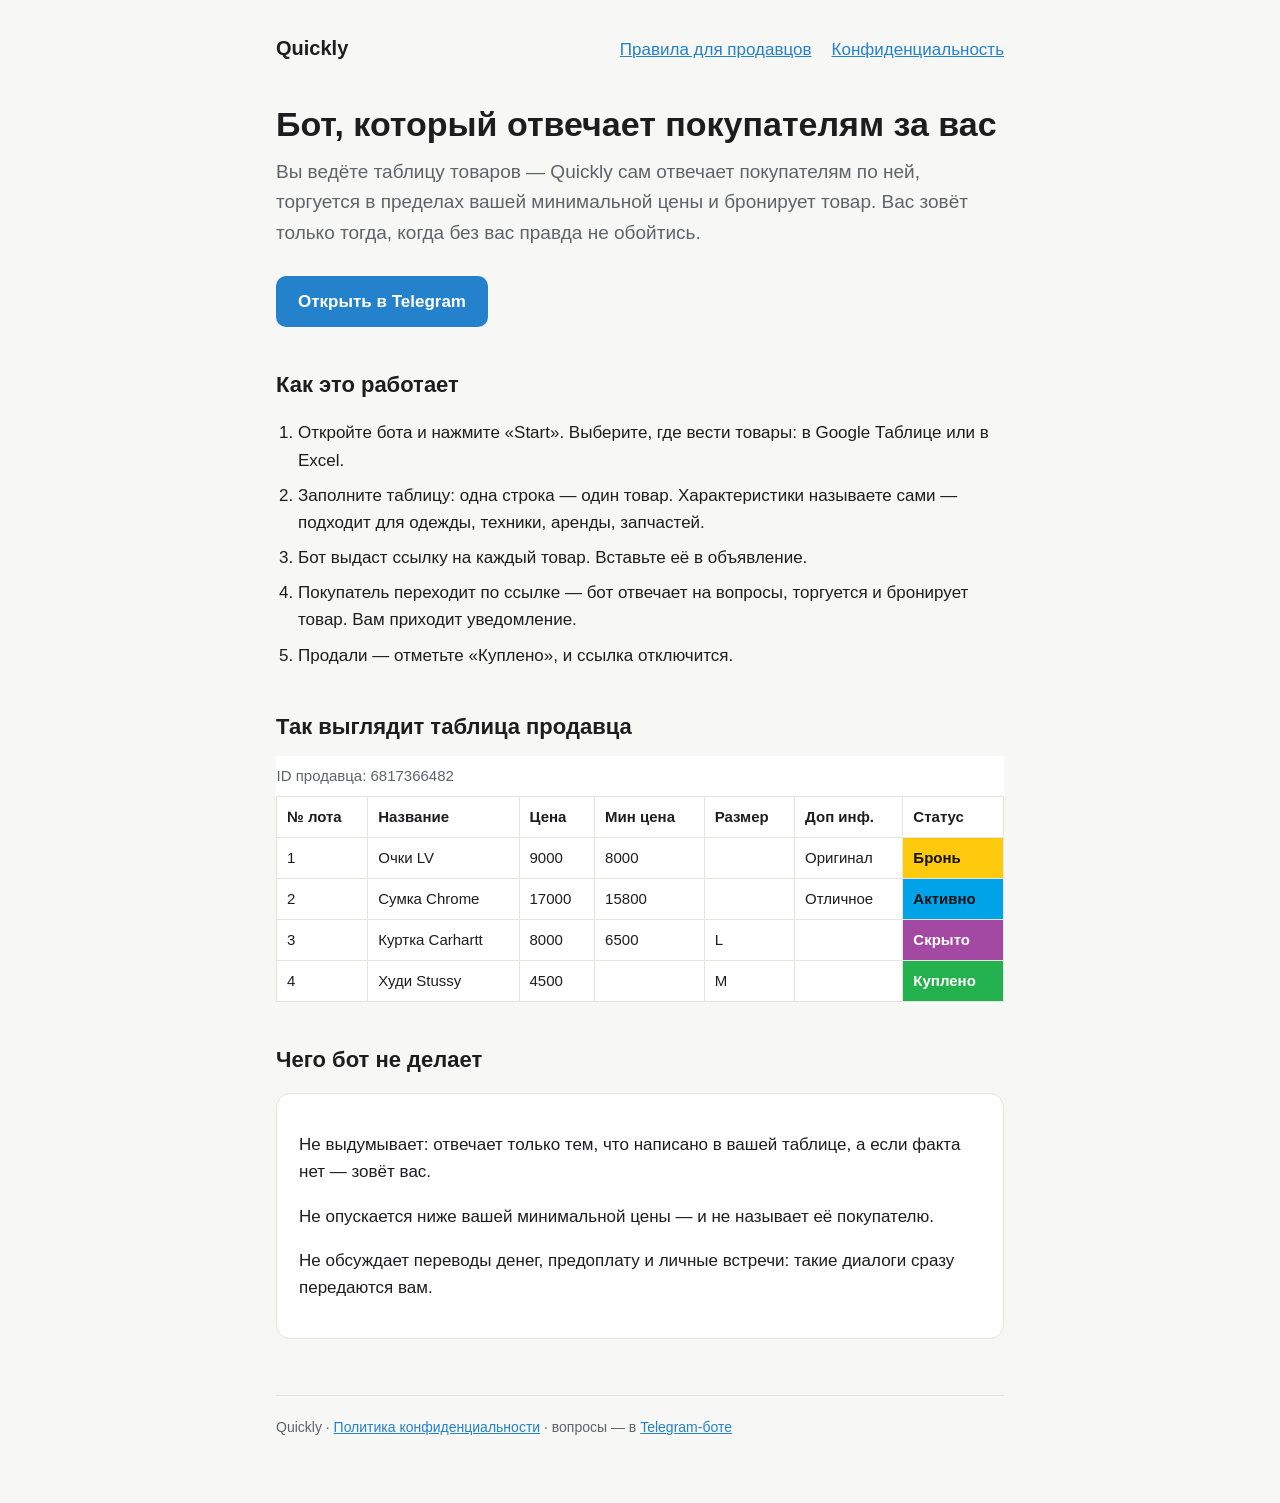
<file: index.html>
<!doctype html>
<html lang="ru">
<head>
  <meta charset="utf-8">
  <meta name="viewport" content="width=device-width, initial-scale=1">
  <title>Quickly — бот, который отвечает покупателям за продавца</title>
  <meta name="description" content="Quickly отвечает покупателям по вашей таблице товаров, торгуется в пределах вашей минимальной цены и бронирует товар.">
  <link rel="stylesheet" href="style.css">
</head>
<body>
<main>
  <header>
    <nav>
      <a class="logo" href="./">Quickly</a>
      <a href="terms.html">Правила для продавцов</a>
      <a href="privacy.html">Конфиденциальность</a>
    </nav>
  </header>

  <h1>Бот, который отвечает покупателям за вас</h1>
  <p class="lead">
    Вы ведёте таблицу товаров — Quickly сам отвечает покупателям по ней, торгуется
    в пределах вашей минимальной цены и бронирует товар. Вас зовёт только тогда,
    когда без вас правда не обойтись.
  </p>
  <a class="cta" href="https://t.me/quicklyauto_bot">Открыть в Telegram</a>

  <h2>Как это работает</h2>
  <ol class="steps">
    <li>Откройте бота и нажмите «Start». Выберите, где вести товары: в Google Таблице или в Excel.</li>
    <li>Заполните таблицу: одна строка — один товар. Характеристики называете сами — подходит для одежды, техники, аренды, запчастей.</li>
    <li>Бот выдаст ссылку на каждый товар. Вставьте её в объявление.</li>
    <li>Покупатель переходит по ссылке — бот отвечает на вопросы, торгуется и бронирует товар. Вам приходит уведомление.</li>
    <li>Продали — отметьте «Куплено», и ссылка отключится.</li>
  </ol>

  <h2>Так выглядит таблица продавца</h2>
  <div class="table-wrap">
    <table>
      <tr class="seller-row"><td colspan="7">ID продавца: 6817366482</td></tr>
      <tr><th>№ лота</th><th>Название</th><th>Цена</th><th>Мин цена</th><th>Размер</th><th>Доп инф.</th><th>Статус</th></tr>
      <tr><td>1</td><td>Очки LV</td><td>9000</td><td>8000</td><td></td><td>Оригинал</td><td class="status reserved">Бронь</td></tr>
      <tr><td>2</td><td>Сумка Chrome</td><td>17000</td><td>15800</td><td></td><td>Отличное</td><td class="status active">Активно</td></tr>
      <tr><td>3</td><td>Куртка Carhartt</td><td>8000</td><td>6500</td><td>L</td><td></td><td class="status hidden">Скрыто</td></tr>
      <tr><td>4</td><td>Худи Stussy</td><td>4500</td><td></td><td>M</td><td></td><td class="status sold">Куплено</td></tr>
    </table>
  </div>

  <h2>Чего бот не делает</h2>
  <div class="card">
    <p>Не выдумывает: отвечает только тем, что написано в вашей таблице, а если факта нет — зовёт вас.</p>
    <p>Не опускается ниже вашей минимальной цены — и не называет её покупателю.</p>
    <p>Не обсуждает переводы денег, предоплату и личные встречи: такие диалоги сразу передаются вам.</p>
  </div>

  <footer>
    Quickly · <a href="privacy.html">Политика конфиденциальности</a> ·
    вопросы — в <a href="https://t.me/quicklyauto_bot">Telegram-боте</a>
  </footer>
</main>
</body>
</html>
</file>
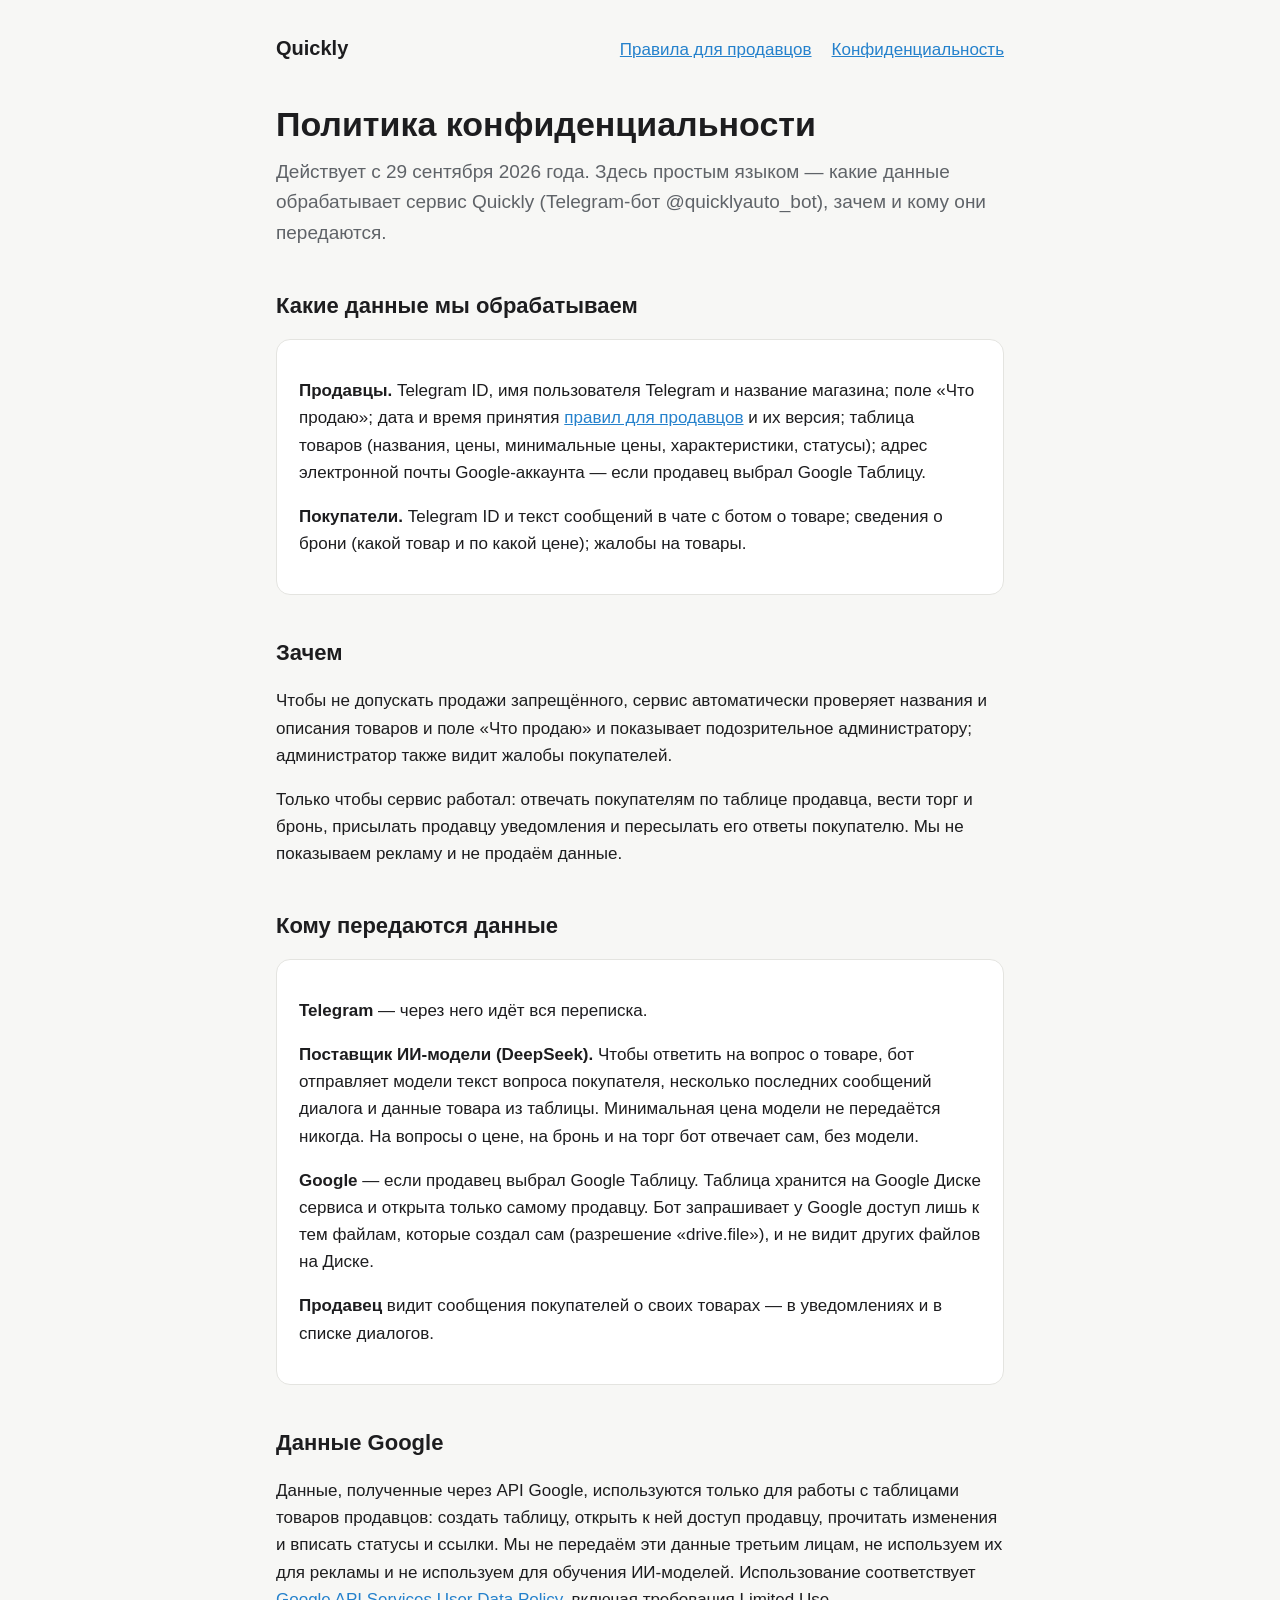
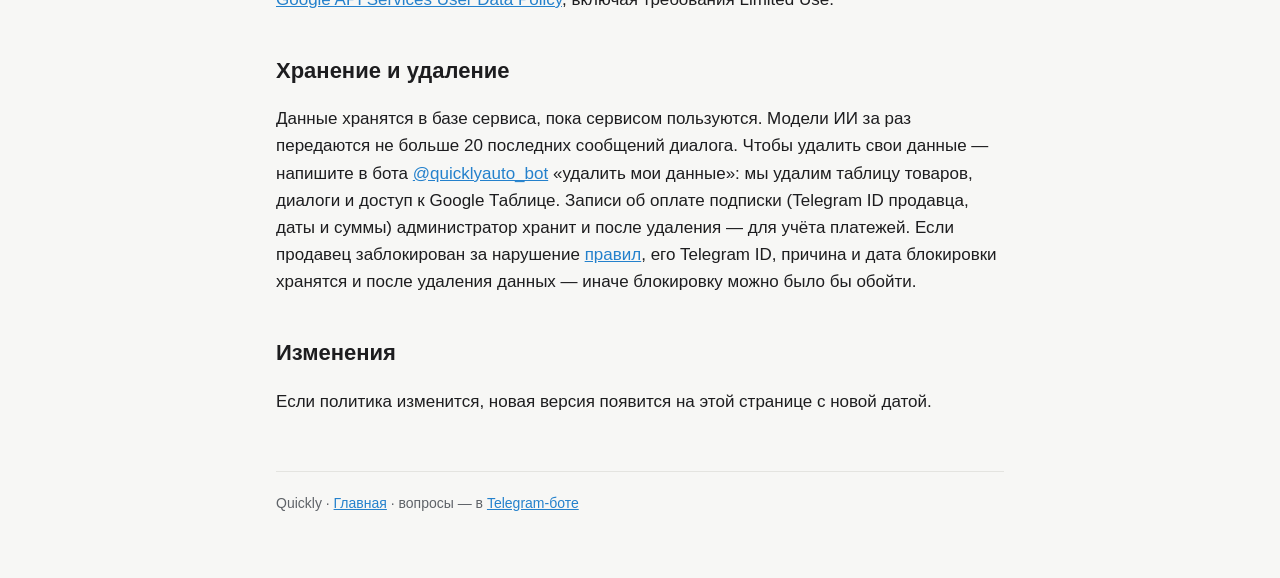
<file: privacy.html>
<!doctype html>
<html lang="ru">
<head>
  <meta charset="utf-8">
  <meta name="viewport" content="width=device-width, initial-scale=1">
  <title>Политика конфиденциальности — Quickly</title>
  <link rel="stylesheet" href="style.css">
</head>
<body>
<main>
  <header>
    <nav>
      <a class="logo" href="./">Quickly</a>
      <a href="terms.html">Правила для продавцов</a>
      <a href="privacy.html">Конфиденциальность</a>
    </nav>
  </header>

  <h1>Политика конфиденциальности</h1>
  <p class="lead">Действует с 29 сентября 2026 года. Здесь простым языком — какие данные обрабатывает сервис Quickly (Telegram-бот @quicklyauto_bot), зачем и кому они передаются.</p>

  <h2>Какие данные мы обрабатываем</h2>
  <div class="card">
    <p><b>Продавцы.</b> Telegram ID, имя пользователя Telegram и название магазина; поле «Что продаю»; дата и время принятия <a href="terms.html">правил для продавцов</a> и их версия; таблица товаров (названия, цены, минимальные цены, характеристики, статусы); адрес электронной почты Google-аккаунта — если продавец выбрал Google Таблицу.</p>
    <p><b>Покупатели.</b> Telegram ID и текст сообщений в чате с ботом о товаре; сведения о брони (какой товар и по какой цене); жалобы на товары.</p>
  </div>

  <h2>Зачем</h2>
  <p>Чтобы не допускать продажи запрещённого, сервис автоматически проверяет названия и описания товаров и поле «Что продаю» и показывает подозрительное администратору; администратор также видит жалобы покупателей.</p>
  <p>Только чтобы сервис работал: отвечать покупателям по таблице продавца, вести торг и бронь, присылать продавцу уведомления и пересылать его ответы покупателю. Мы не показываем рекламу и не продаём данные.</p>

  <h2>Кому передаются данные</h2>
  <div class="card">
    <p><b>Telegram</b> — через него идёт вся переписка.</p>
    <p><b>Поставщик ИИ-модели (DeepSeek).</b> Чтобы ответить на вопрос о товаре, бот отправляет модели текст вопроса покупателя, несколько последних сообщений диалога и данные товара из таблицы. Минимальная цена модели не передаётся никогда. На вопросы о цене, на бронь и на торг бот отвечает сам, без модели.</p>
    <p><b>Google</b> — если продавец выбрал Google Таблицу. Таблица хранится на Google Диске сервиса и открыта только самому продавцу. Бот запрашивает у Google доступ лишь к тем файлам, которые создал сам (разрешение «drive.file»), и не видит других файлов на Диске.</p>
    <p><b>Продавец</b> видит сообщения покупателей о своих товарах — в уведомлениях и в списке диалогов.</p>
  </div>

  <h2>Данные Google</h2>
  <p>Данные, полученные через API Google, используются только для работы с таблицами товаров продавцов: создать таблицу, открыть к ней доступ продавцу, прочитать изменения и вписать статусы и ссылки. Мы не передаём эти данные третьим лицам, не используем их для рекламы и не используем для обучения ИИ-моделей. Использование соответствует <a href="https://developers.google.com/terms/api-services-user-data-policy">Google API Services User Data Policy</a>, включая требования Limited Use.</p>

  <h2>Хранение и удаление</h2>
  <p>Данные хранятся в базе сервиса, пока сервисом пользуются. Модели ИИ за раз передаются не больше 20 последних сообщений диалога. Чтобы удалить свои данные — напишите в бота <a href="https://t.me/quicklyauto_bot">@quicklyauto_bot</a> «удалить мои данные»: мы удалим таблицу товаров, диалоги и доступ к Google Таблице. Записи об оплате подписки (Telegram ID продавца, даты и суммы) администратор хранит и после удаления — для учёта платежей. Если продавец заблокирован за нарушение <a href="terms.html">правил</a>, его Telegram ID, причина и дата блокировки хранятся и после удаления данных — иначе блокировку можно было бы обойти.</p>

  <h2>Изменения</h2>
  <p>Если политика изменится, новая версия появится на этой странице с новой датой.</p>

  <footer>
    Quickly · <a href="./">Главная</a> · вопросы — в <a href="https://t.me/quicklyauto_bot">Telegram-боте</a>
  </footer>
</main>
</body>
</html>
</file>
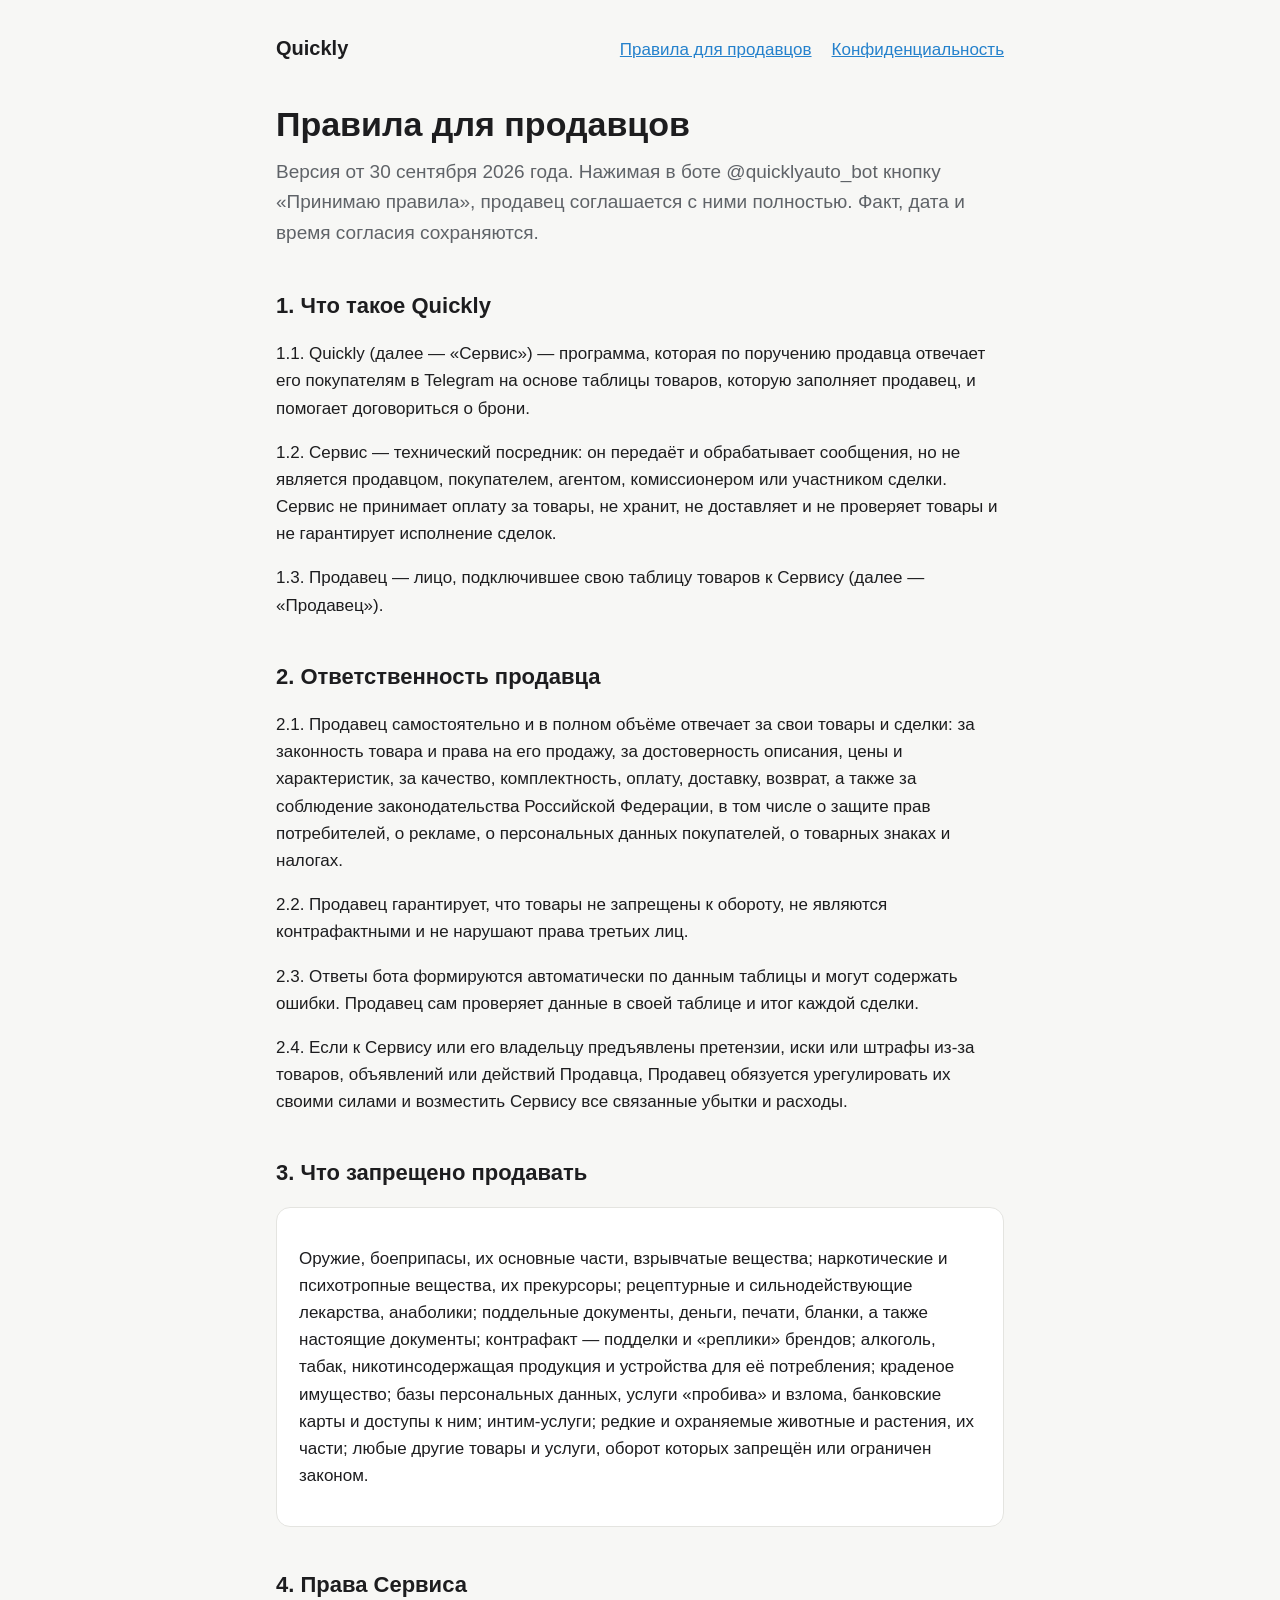
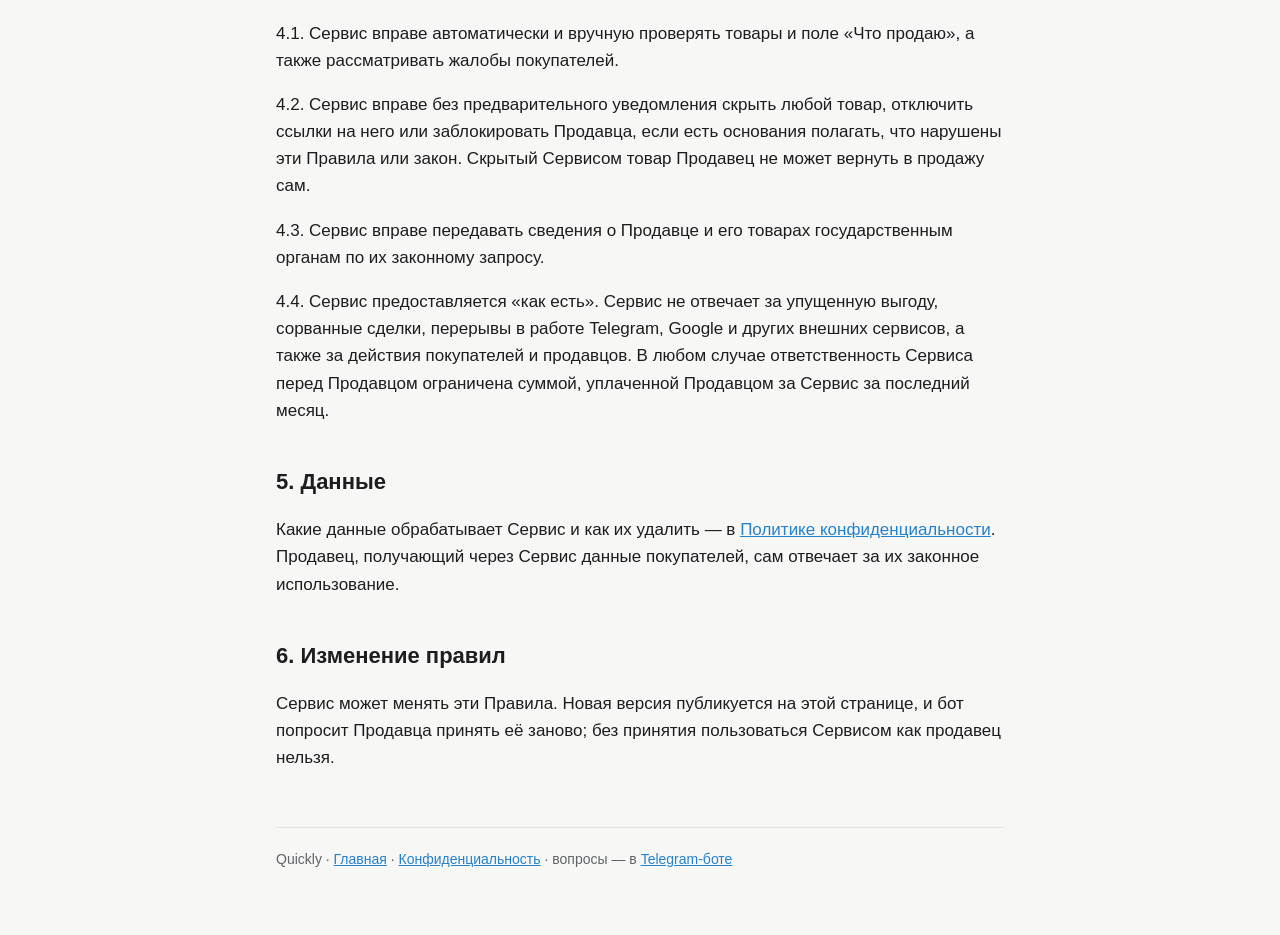
<file: terms.html>
<!doctype html>
<html lang="ru">
<head>
  <meta charset="utf-8">
  <meta name="viewport" content="width=device-width, initial-scale=1">
  <title>Правила для продавцов — Quickly</title>
  <link rel="stylesheet" href="style.css">
</head>
<body>
<main>
  <header>
    <nav>
      <a class="logo" href="./">Quickly</a>
      <a href="terms.html">Правила для продавцов</a>
      <a href="privacy.html">Конфиденциальность</a>
    </nav>
  </header>

  <h1>Правила для продавцов</h1>
  <p class="lead">Версия от 30 сентября 2026 года. Нажимая в боте @quicklyauto_bot кнопку «Принимаю правила», продавец соглашается с ними полностью. Факт, дата и время согласия сохраняются.</p>

  <h2>1. Что такое Quickly</h2>
  <p>1.1. Quickly (далее — «Сервис») — программа, которая по поручению продавца отвечает его покупателям в Telegram на основе таблицы товаров, которую заполняет продавец, и помогает договориться о брони.</p>
  <p>1.2. Сервис — технический посредник: он передаёт и обрабатывает сообщения, но не является продавцом, покупателем, агентом, комиссионером или участником сделки. Сервис не принимает оплату за товары, не хранит, не доставляет и не проверяет товары и не гарантирует исполнение сделок.</p>
  <p>1.3. Продавец — лицо, подключившее свою таблицу товаров к Сервису (далее — «Продавец»).</p>

  <h2>2. Ответственность продавца</h2>
  <p>2.1. Продавец самостоятельно и в полном объёме отвечает за свои товары и сделки: за законность товара и права на его продажу, за достоверность описания, цены и характеристик, за качество, комплектность, оплату, доставку, возврат, а также за соблюдение законодательства Российской Федерации, в том числе о защите прав потребителей, о рекламе, о персональных данных покупателей, о товарных знаках и налогах.</p>
  <p>2.2. Продавец гарантирует, что товары не запрещены к обороту, не являются контрафактными и не нарушают права третьих лиц.</p>
  <p>2.3. Ответы бота формируются автоматически по данным таблицы и могут содержать ошибки. Продавец сам проверяет данные в своей таблице и итог каждой сделки.</p>
  <p>2.4. Если к Сервису или его владельцу предъявлены претензии, иски или штрафы из-за товаров, объявлений или действий Продавца, Продавец обязуется урегулировать их своими силами и возместить Сервису все связанные убытки и расходы.</p>

  <h2>3. Что запрещено продавать</h2>
  <div class="card">
    <p>Оружие, боеприпасы, их основные части, взрывчатые вещества; наркотические и психотропные вещества, их прекурсоры; рецептурные и сильнодействующие лекарства, анаболики; поддельные документы, деньги, печати, бланки, а также настоящие документы; контрафакт — подделки и «реплики» брендов; алкоголь, табак, никотинсодержащая продукция и устройства для её потребления; краденое имущество; базы персональных данных, услуги «пробива» и взлома, банковские карты и доступы к ним; интим-услуги; редкие и охраняемые животные и растения, их части; любые другие товары и услуги, оборот которых запрещён или ограничен законом.</p>
  </div>

  <h2>4. Права Сервиса</h2>
  <p>4.1. Сервис вправе автоматически и вручную проверять товары и поле «Что продаю», а также рассматривать жалобы покупателей.</p>
  <p>4.2. Сервис вправе без предварительного уведомления скрыть любой товар, отключить ссылки на него или заблокировать Продавца, если есть основания полагать, что нарушены эти Правила или закон. Скрытый Сервисом товар Продавец не может вернуть в продажу сам.</p>
  <p>4.3. Сервис вправе передавать сведения о Продавце и его товарах государственным органам по их законному запросу.</p>
  <p>4.4. Сервис предоставляется «как есть». Сервис не отвечает за упущенную выгоду, сорванные сделки, перерывы в работе Telegram, Google и других внешних сервисов, а также за действия покупателей и продавцов. В любом случае ответственность Сервиса перед Продавцом ограничена суммой, уплаченной Продавцом за Сервис за последний месяц.</p>

  <h2>5. Данные</h2>
  <p>Какие данные обрабатывает Сервис и как их удалить — в <a href="privacy.html">Политике конфиденциальности</a>. Продавец, получающий через Сервис данные покупателей, сам отвечает за их законное использование.</p>

  <h2>6. Изменение правил</h2>
  <p>Сервис может менять эти Правила. Новая версия публикуется на этой странице, и бот попросит Продавца принять её заново; без принятия пользоваться Сервисом как продавец нельзя.</p>

  <footer>
    Quickly · <a href="./">Главная</a> · <a href="privacy.html">Конфиденциальность</a> ·
    вопросы — в <a href="https://t.me/quicklyauto_bot">Telegram-боте</a>
  </footer>
</main>
</body>
</html>
</file>
<file: style.css>
:root {
  --bg: #f7f7f5;
  --card: #ffffff;
  --text: #1d1d1f;
  --muted: #5f6368;
  --accent: #2481cc;
  --line: #e4e4e0;
  --reserved: #ffc90e;
  --active: #00a2e8;
  --hidden: #a349a4;
  --sold: #22b14c;
}

@media (prefers-color-scheme: dark) {
  :root {
    --bg: #141416;
    --card: #1e1e21;
    --text: #ececec;
    --muted: #a0a0a6;
    --accent: #5aa9e6;
    --line: #2e2e33;
  }
}

* { box-sizing: border-box; }

body {
  margin: 0;
  background: var(--bg);
  color: var(--text);
  font: 17px/1.6 -apple-system, "Segoe UI", Roboto, Arial, sans-serif;
}

main { max-width: 760px; margin: 0 auto; padding: 32px 16px 64px; }

header nav { display: flex; flex-wrap: wrap; gap: 8px 20px; align-items: baseline; margin-bottom: 40px; }
header .logo { font-weight: 700; font-size: 20px; color: var(--text); text-decoration: none; margin-right: auto; }
a { color: var(--accent); }

h1 { font-size: 34px; line-height: 1.2; margin: 0 0 12px; }
h2 { font-size: 22px; margin: 40px 0 12px; }
.lead { font-size: 19px; color: var(--muted); margin: 0 0 28px; }

.cta {
  display: inline-block; background: var(--accent); color: #fff; text-decoration: none;
  padding: 12px 22px; border-radius: 10px; font-weight: 600;
}

.card { background: var(--card); border: 1px solid var(--line); border-radius: 14px; padding: 20px 22px; margin: 16px 0; }

ol.steps { padding-left: 22px; }
ol.steps li { margin: 8px 0; }

.table-wrap { overflow-x: auto; }
table { border-collapse: collapse; width: 100%; font-size: 15px; background: var(--card); }
th, td { border: 1px solid var(--line); padding: 8px 10px; text-align: left; white-space: nowrap; }
th { font-weight: 600; }
.seller-row td { border: none; color: var(--muted); padding-left: 0; }
.status { color: #111; font-weight: 600; }
.reserved { background: var(--reserved); }
.active { background: var(--active); }
.hidden { background: var(--hidden); color: #fff; }
.sold { background: var(--sold); color: #fff; }

footer { margin-top: 56px; padding-top: 20px; border-top: 1px solid var(--line); color: var(--muted); font-size: 14px; }
</file>
